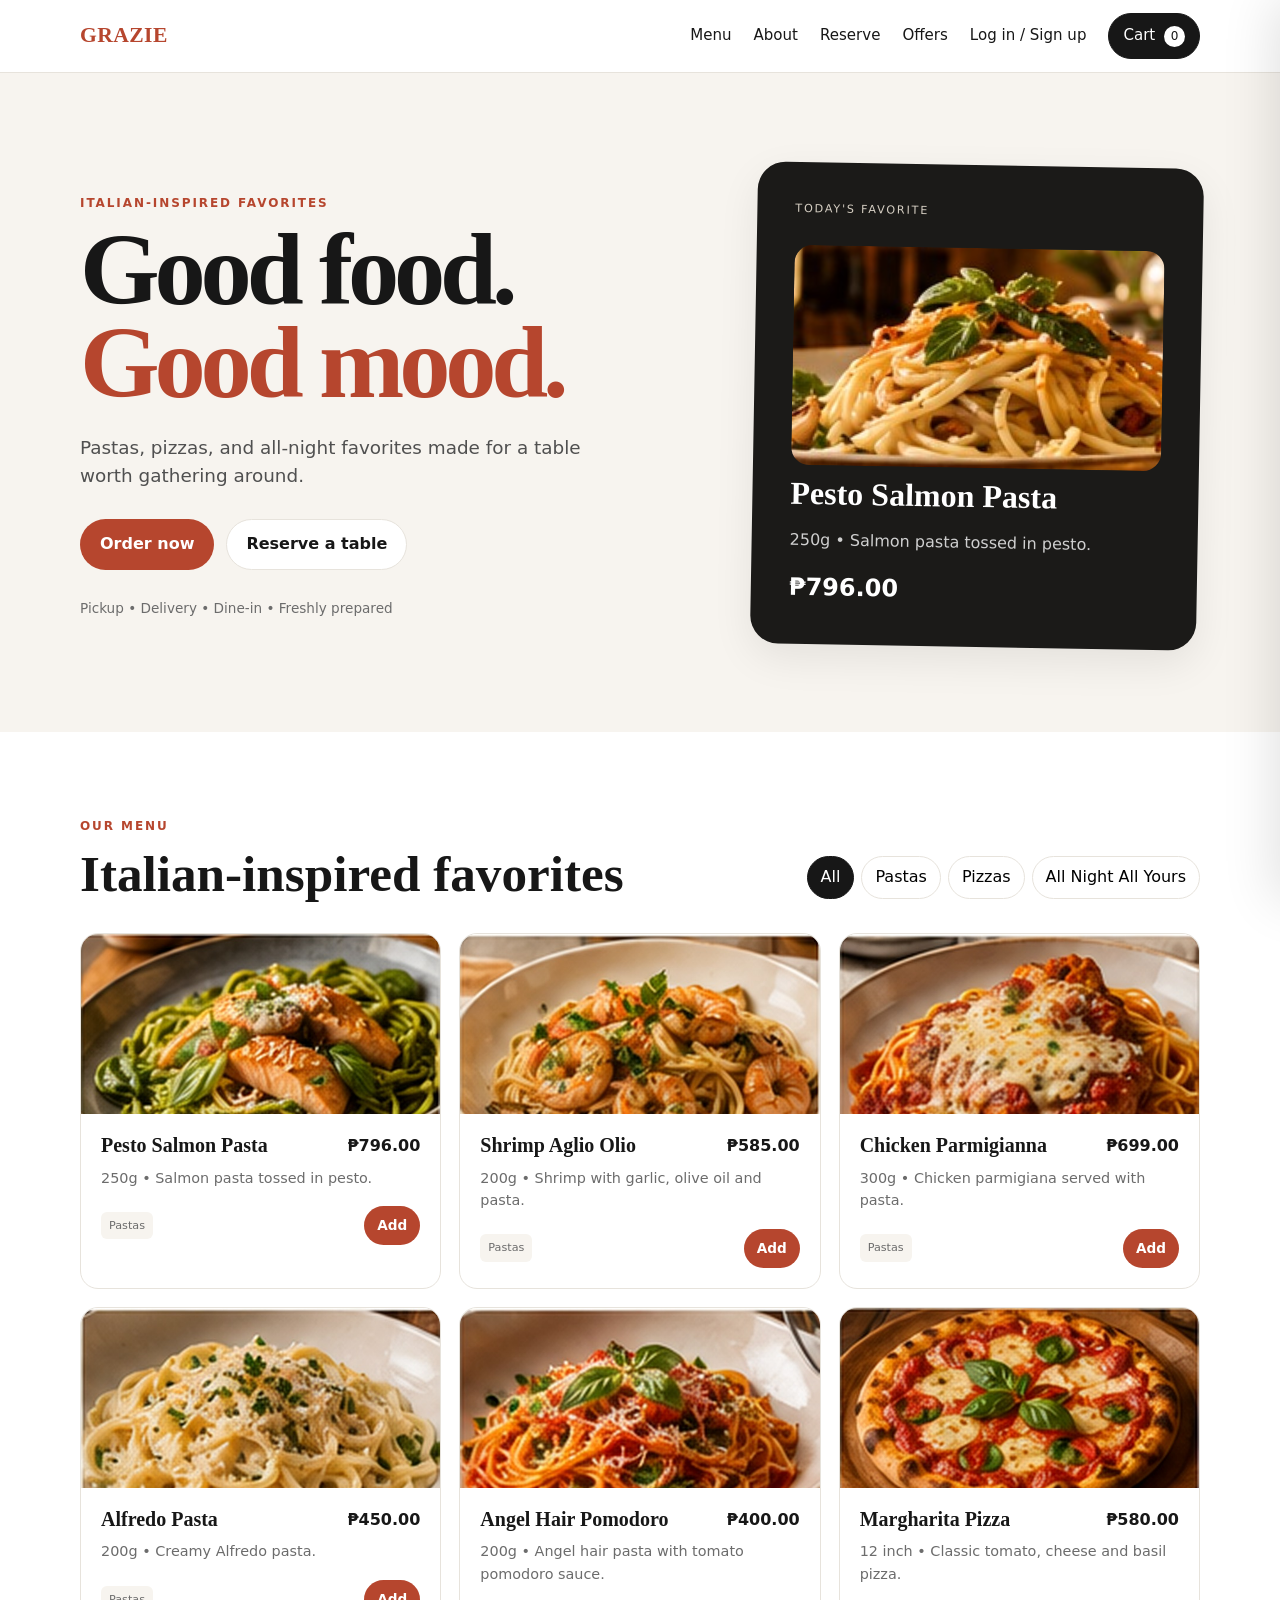
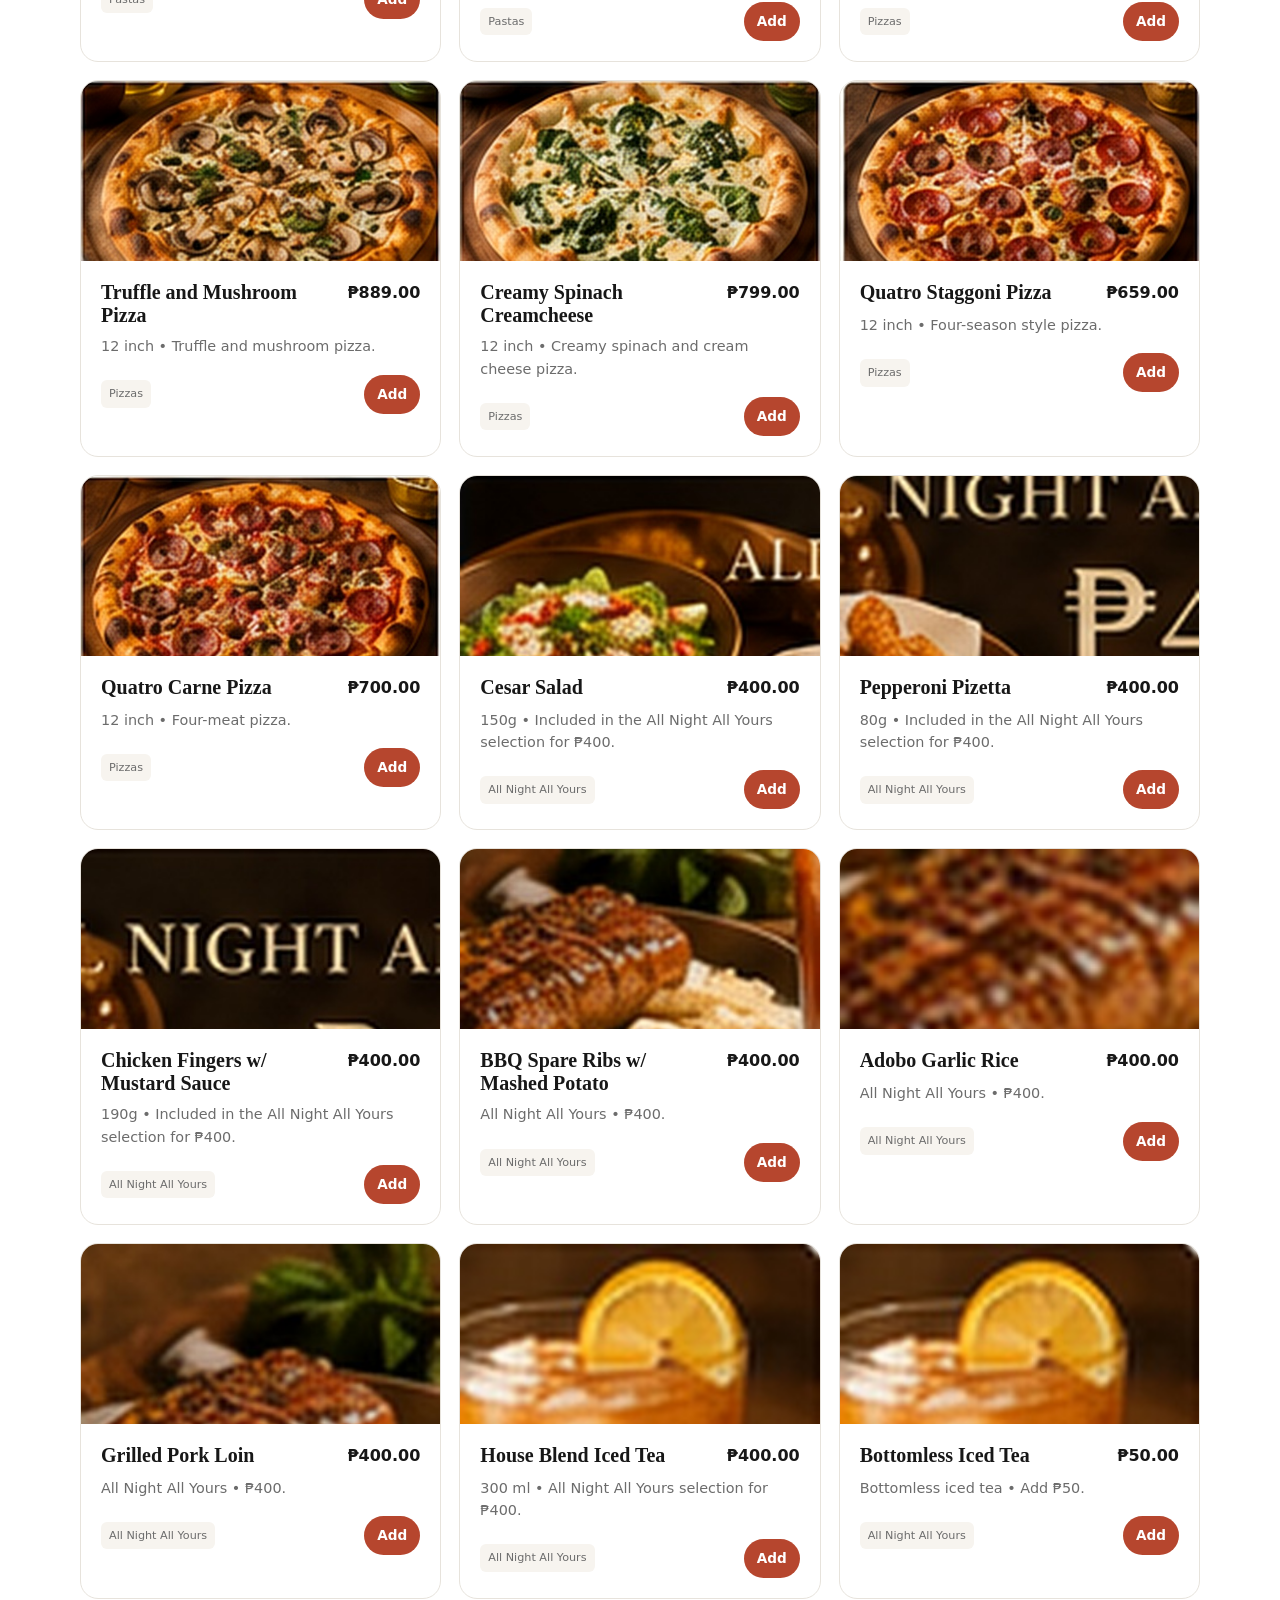
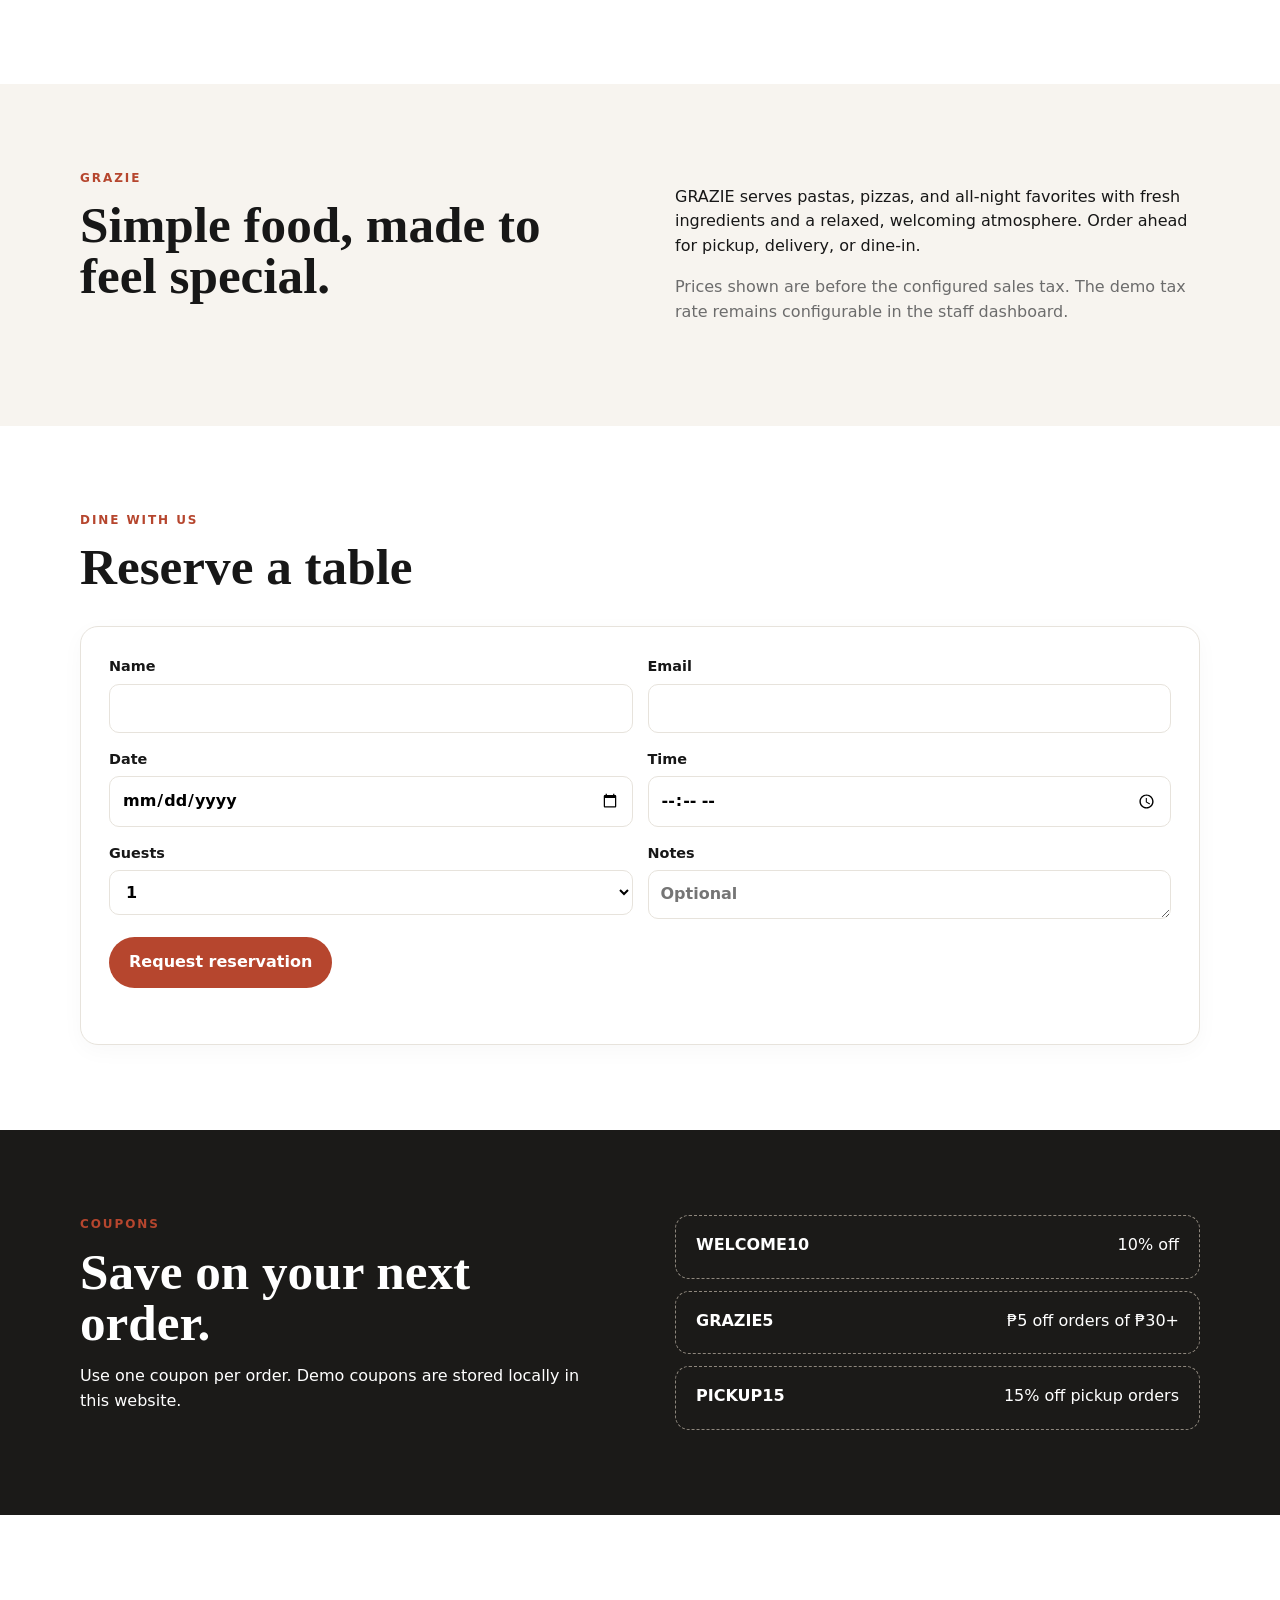
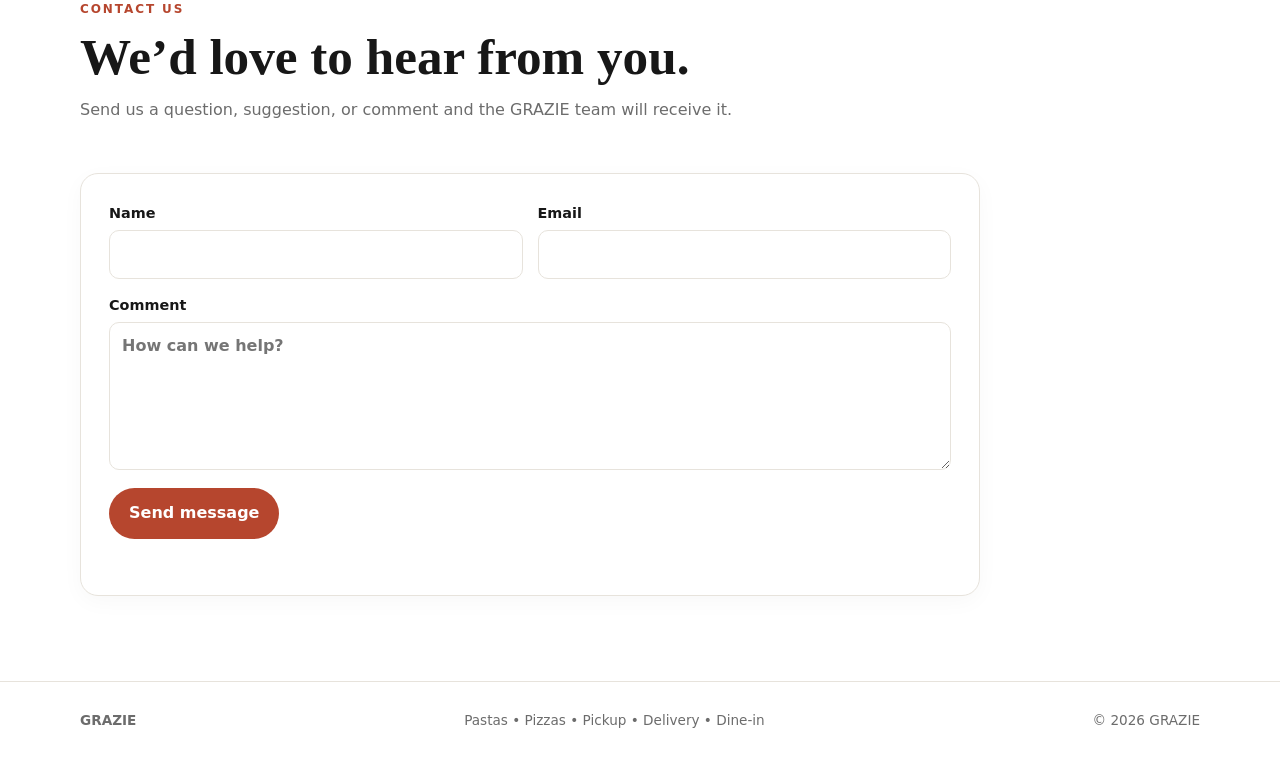
<file: index.html>
<!doctype html>
<html lang="en">
<head>
  <meta charset="utf-8">
  <meta name="viewport" content="width=device-width, initial-scale=1">
  <title>GRAZIE | Italian-Inspired Favorites</title>
  <link rel="stylesheet" href="styles.css">
    <link rel="stylesheet" href="mobile-responsive.css">
</head>
<body>
  <header class="site-header">
    <div class="container nav-wrap">
      <a class="brand" href="index.html"><span>GRAZIE</span></a>
      <button class="nav-toggle" type="button" aria-label="Open navigation" aria-expanded="false">☰</button>
      <nav class="main-nav">
        <a href="#menu">Menu</a>
        <a href="#about">About</a>
        <a href="#reserve">Reserve</a>
        <a href="#offers">Offers</a>
        <a href="account.html" id="accountLink" data-account-link>Log in / Sign up</a>
        <button class="cart-btn" id="cartOpen">Cart <span id="cartCount">0</span></button>
      </nav>
    </div>
  </header>

  <main>
    <section class="hero">
      <div class="container hero-grid">
        <div>
          <p class="eyebrow">ITALIAN-INSPIRED FAVORITES</p>
          <h1>Good food.<br><span>Good mood.</span></h1>
          <p class="hero-copy">Pastas, pizzas, and all-night favorites made for a table worth gathering around.</p>
          <div class="hero-actions">
            <a class="btn primary" href="#menu">Order now</a>
            <a class="btn secondary" href="#reserve">Reserve a table</a>
          </div>
          <div class="hero-note">Pickup • Delivery • Dine-in • Freshly prepared</div>
        </div>
        <div class="hero-card">
          <div class="hero-card-top">TODAY'S FAVORITE</div>
          <div class="food-emoji"><img src="assets/images/hero-pesto-salmon.jpg" alt="Pesto Salmon Pasta" loading="eager"></div>
          <h2>Pesto Salmon Pasta</h2>
          <p>250g • Salmon pasta tossed in pesto.</p>
          <strong>₱796.00</strong>
        </div>
      </div>
    </section>

    <section class="section" id="menu">
      <div class="container">
        <div class="section-heading">
          <div><p class="eyebrow">OUR MENU</p><h2>Italian-inspired favorites</h2></div>
          <div class="filters" id="categoryFilters"></div>
        </div>
        <div class="menu-grid" id="menuGrid"></div>
      </div>
    </section>

    <section class="section light" id="about">
      <div class="container info-grid">
        <div><p class="eyebrow">GRAZIE</p><h2>Simple food, made to feel special.</h2></div>
        <div><p>GRAZIE serves pastas, pizzas, and all-night favorites with fresh ingredients and a relaxed, welcoming atmosphere. Order ahead for pickup, delivery, or dine-in.</p><p class="muted">Prices shown are before the configured sales tax. The demo tax rate remains configurable in the staff dashboard.</p></div>
      </div>
    </section>

    <section class="section" id="reserve">
      <div class="container">
        <div class="section-heading"><div><p class="eyebrow">DINE WITH US</p><h2>Reserve a table</h2></div></div>
        <form class="card reservation-form" id="reservationForm">
          <div class="form-grid">
            <label>Name<input name="name" required></label>
            <label>Email<input type="email" name="email" required></label>
            <label>Date<input type="date" name="date" required></label>
            <label>Time<input type="time" name="time" required></label>
            <label>Guests<select name="guests"><option>1</option><option>2</option><option>3</option><option>4</option><option>5</option><option>6</option><option>7</option><option>8</option></select></label>
            <label>Notes<textarea name="notes" rows="1" placeholder="Optional"></textarea></label>
          </div>
          <button class="btn primary" type="submit">Request reservation</button>
          <p id="reservationMessage" class="form-message"></p>
        </form>
      </div>
    </section>

    <section class="section dark" id="offers">
      <div class="container offer-grid">
        <div><p class="eyebrow">COUPONS</p><h2>Save on your next order.</h2><p>Use one coupon per order. Demo coupons are stored locally in this website.</p></div>
        <div class="coupon-list">
          <div class="coupon"><b>WELCOME10</b><span>10% off</span></div>
          <div class="coupon"><b>GRAZIE5</b><span>₱5 off orders of ₱30+</span></div>
          <div class="coupon"><b>PICKUP15</b><span>15% off pickup orders</span></div>
        </div>
      </div>
    </section>

    <section class="section contact-section" id="contact">
      <div class="container">
        <div class="section-heading"><div><p class="eyebrow">CONTACT US</p><h2>We’d love to hear from you.</h2><p class="muted">Send us a question, suggestion, or comment and the GRAZIE team will receive it.</p></div></div>
        <form class="card contact-form" id="contactForm">
          <div class="form-grid">
            <label>Name<input name="name" autocomplete="name" required></label>
            <label>Email<input name="email" type="email" autocomplete="email" required></label>
            <label class="contact-comment">Comment<textarea name="comment" rows="5" placeholder="How can we help?" required></textarea></label>
          </div>
          <button class="btn primary" type="submit">Send message</button>
          <p id="contactMessage" class="form-message"></p>
        </form>
      </div>
    </section>
  </main>

  <footer class="footer"><div class="container"><b>GRAZIE</b><span>Pastas • Pizzas • Pickup • Delivery • Dine-in</span><span>© <span id="year"></span> GRAZIE</span></div></footer>

  <aside class="cart-drawer" id="cartDrawer" aria-hidden="true">
    <div class="drawer-head"><h2>Your order</h2><button id="cartClose" class="icon-btn">×</button></div>
    <div id="cartItems"></div>
    <div class="cart-summary">
      <div><span>Subtotal</span><b id="cartSubtotal">₱0.00</b></div>
      <div><span>Discount</span><b id="cartDiscount">₱0.00</b></div>
      <div><span>Tax</span><b id="cartTax">₱0.00</b></div>
      <div class="total"><span>Total</span><b id="cartTotal">₱0.00</b></div>
      <label>Order type<select id="orderType"><option value="pickup">Pickup</option><option value="delivery">Delivery</option><option value="dinein">Dine-in</option></select></label>
      <div class="coupon-row"><input id="couponInput" placeholder="Coupon code"><button class="btn secondary" id="applyCoupon">Apply</button></div>
      <button class="btn primary full" id="checkoutBtn">Continue to checkout</button>
      <p class="muted small">Demo checkout: no real payment is processed.</p>
    </div>
  </aside>
  <div class="overlay" id="overlay"></div>
  <div class="toast" id="toast"></div>
  <script src="app.js"></script>
</body>
</html>
</file>
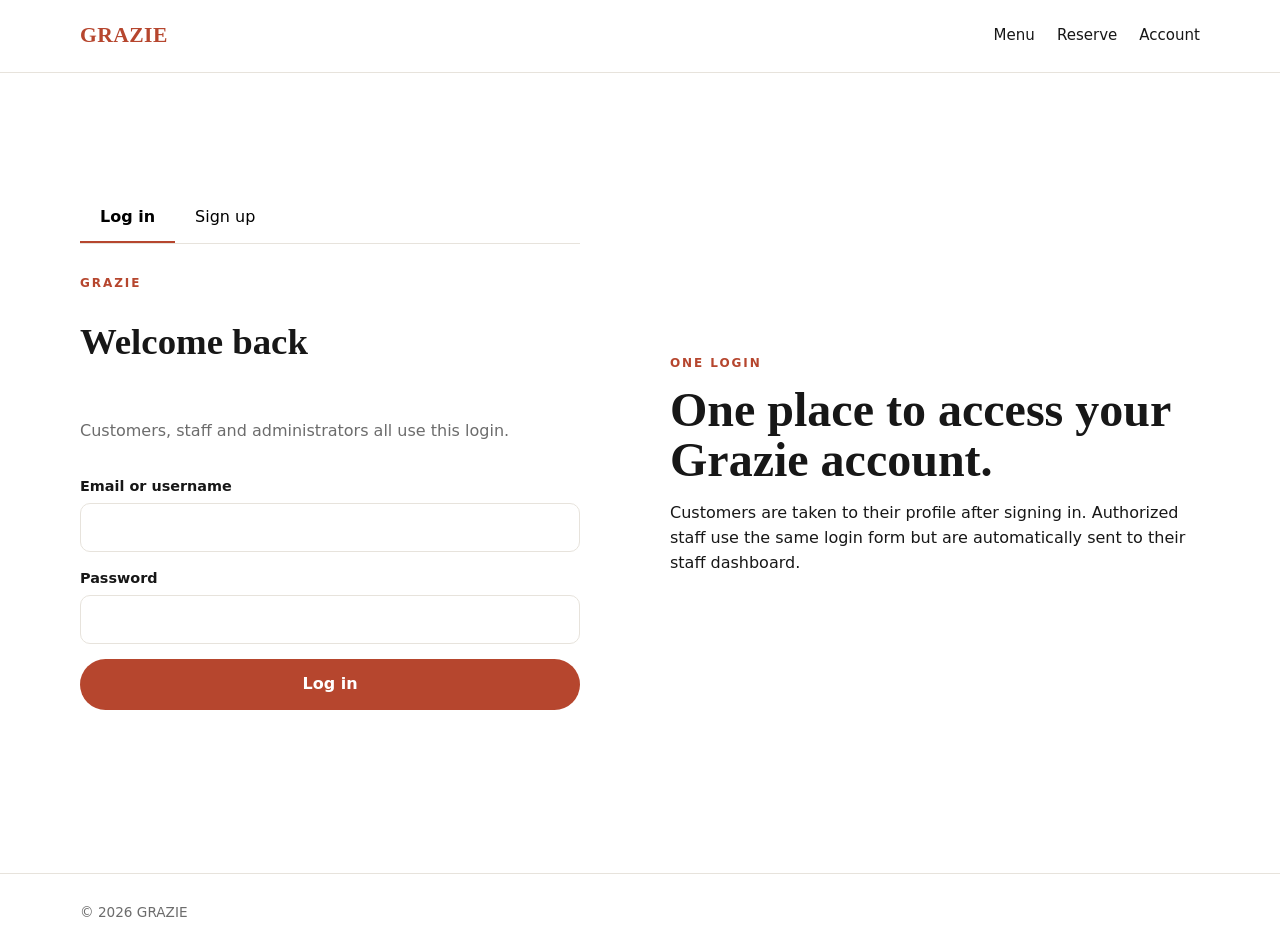
<file: account.html>
<!doctype html>
<html lang="en">
<head>
<meta charset="utf-8"><meta name="viewport" content="width=device-width,initial-scale=1">
<title>Account | GRAZIE</title><link rel="stylesheet" href="styles.css">
    <link rel="stylesheet" href="mobile-responsive.css">
</head>
<body>
<header class="site-header">
  <div class="container nav-wrap">
    <a class="brand" href="index.html"><span>GRAZIE</span></a><button class="nav-toggle" type="button" aria-label="Open navigation" aria-expanded="false">☰</button>
    <nav class="main-nav"><a href="index.html#menu">Menu</a><a href="index.html#reserve">Reserve</a><a href="account.html" data-account-link>Account</a></nav>
  </div>
</header>

<main class="section">
<div class="container auth-layout">
  <section class="auth-card" id="authPanel">
    <div class="tabs">
      <button class="tab active" data-tab="login">Log in</button>
      <button class="tab" data-tab="signup">Sign up</button>
    </div>

    <form id="loginForm" class="auth-form">
      <p class="eyebrow">GRAZIE</p>
      <h1>Welcome back</h1>
      <p class="muted">Customers, staff and administrators all use this login.</p>
      <label>Email or username<input id="loginId" autocomplete="username" required></label>
      <label>Password<input id="loginPassword" type="password" autocomplete="current-password" required></label>
      <button class="btn primary full">Log in</button>
      <p id="loginMessage" class="form-message"></p>
    </form>

    <form id="signupForm" class="auth-form hidden">
      <p class="eyebrow">JOIN GRAZIE</p>
      <h1>Create your account</h1>
      <label>Full name<input id="signupName" required></label>
      <label>Email<input id="signupEmail" type="email" autocomplete="email" required></label>
      <label>Password<input id="signupPassword" type="password" minlength="6" autocomplete="new-password" required></label>
      <label>Confirm password<input id="signupPasswordConfirm" type="password" minlength="6" autocomplete="new-password" required></label>
      <button class="btn primary full">Create account</button>
      <p id="signupMessage" class="form-message"></p>
    </form>
  </section>

  <section class="auth-side">
    <p class="eyebrow">ONE LOGIN</p>
    <h2>One place to access your Grazie account.</h2>
    <p>Customers are taken to their profile after signing in. Authorized staff use the same login form but are automatically sent to their staff dashboard.</p>
  </section>

  <section class="profile-card hidden" id="profilePanel">
    <div class="profile-header">
      <div class="profile-picture-wrap">
        <img id="profilePicture" class="profile-picture" alt="Profile picture">
        <label class="picture-btn">Change picture<input id="profilePictureInput" type="file" accept="image/*" hidden></label>
      </div>
      <div>
        <p class="eyebrow">MY PROFILE</p>
        <h1 id="profileGreeting">Your profile</h1>
        <p id="profileEmail" class="muted"></p>
      </div>
    </div>

    <form id="profileForm" class="profile-form">
      <h2>Personal details</h2>
      <div class="form-grid">
        <label>Full name<input id="profileName" required></label>
        <label>Email<input id="profileEmailInput" type="email" disabled></label>
      </div>

      <h2>Change password</h2>
      <div class="form-grid">
        <label>New password<input id="profilePassword" type="password" minlength="6" placeholder="Leave blank to keep current"></label>
        <label>Confirm new password<input id="profilePasswordConfirm" type="password" minlength="6"></label>
      </div>

      <div class="profile-actions">
        <button class="btn primary">Save changes</button>
      </div>
      <p id="profileMessage" class="form-message"></p>
    </form>

    <section class="profile-card wallet-card">
      <h2>Payment Wallets</h2>
      <p class="muted small">Save your preferred payment wallets for faster checkout.</p>

      <div class="wallet-payment-section">
        <div class="wallet-payment-title">
          <h3>Credit and Debit Cards</h3>
        </div>
        <div class="card-brand-grid" aria-label="Supported credit and debit cards">
          <span class="card-brand-chip"><img src="assets/payment/visa.svg" alt="VISA"></span>
          <span class="card-brand-chip"><img src="assets/payment/mastercard.svg" alt="MasterCard"><strong>MasterCard</strong></span>
          <span class="card-brand-chip"><img src="assets/payment/bdo.svg" alt="BDO"></span>
          <span class="card-brand-chip"><img src="assets/payment/unionbank.svg" alt="UnionBank"></span>
          <span class="card-brand-chip"><img src="assets/payment/bpi.svg" alt="BPI"></span>
          <span class="card-brand-chip"><img src="assets/payment/metrobank.svg" alt="Metrobank"></span>
        </div>
        <p class="muted small">For this prototype, card details are saved locally. Do not use real card information.</p>
        <div class="form-grid">
          <label>Card Network or Bank
            <select id="paymentBank">
              <option value="">Select card network or bank</option>
              <option value="VISA">VISA</option>
              <option value="MasterCard">MasterCard</option>
              <option value="BDO">BDO</option>
              <option value="UnionBank">UnionBank</option>
              <option value="BPI">BPI</option>
              <option value="Metrobank">Metrobank</option>
            </select>
          </label>
          <label>Cardholder Name<input id="paymentName" autocomplete="off"></label>
          <label>Card Number<input id="paymentCard" inputmode="numeric" autocomplete="off" placeholder="Demo card only"></label>
          <label>Expiry<input id="paymentExpiry" autocomplete="off" placeholder="MM/YY"></label>
          <label>Billing ZIP<input id="paymentZip" autocomplete="off"></label>
        </div>
        <button class="btn primary" type="button" id="saveCardBtn">Save Card</button>
        <div id="savedCard" class="saved-wallets"></div>
      </div>

      <div class="wallet-payment-section">
        <div class="wallet-payment-title"><h3>Other Payment Wallets</h3></div>
        <div class="form-grid">
          <label>Provider<select id="walletProvider"><option value="">Select provider</option><option>GCash</option><option>Maya</option><option>PayPal</option><option>Bank QR</option></select></label>
          <label>Account / mobile / email<input id="walletAccount" placeholder="09xxxxxxxxx or email@example.com"></label>
        </div>
        <button class="btn primary" type="button" id="saveWalletBtn">Save Wallet</button>
        <div id="savedWallets" class="saved-wallets"></div>
      </div>
    </section>
    <section class="profile-reservations">
      <div class="card-head"><div><h2>My reservations</h2><p class="muted recent-orders-hint">Your reservation status is updated by GRAZIE staff.</p></div></div>
      <div id="myReservations"></div>
    </section>
    <div class="profile-orders">
      <div class="card-head"><div><h2>My recent orders</h2><p class="muted recent-orders-hint">Tap an order bubble to view details, payment, and rating.</p></div></div>
      <div id="myOrders"></div>
    </div>
    <div class="profile-logout-bottom">
      <button class="btn secondary" type="button" id="profileLogout">Log out</button>
    </div>
  </section>
</div>
</main>

<footer class="footer"><div class="container"><span>© <span id="year"></span> GRAZIE</span></div></footer>
<script src="app.js"></script>
</body>
</html>
</file>
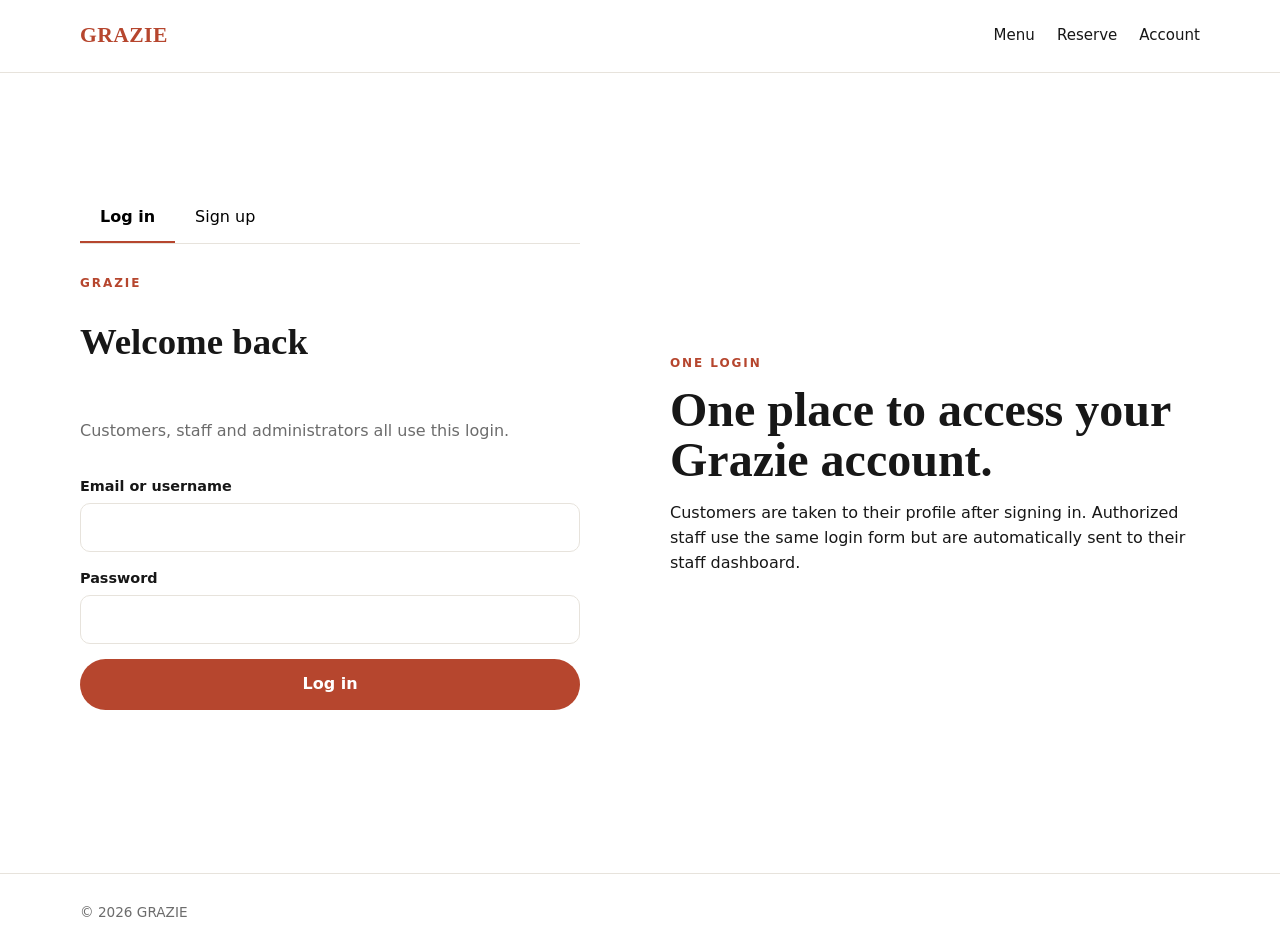
<file: admin.html>
<!doctype html>
<html lang="en">
<head><meta charset="utf-8"><meta name="viewport" content="width=device-width,initial-scale=1"><title>Staff Dashboard | GRAZIE</title><link rel="stylesheet" href="styles.css">    <link rel="stylesheet" href="mobile-responsive.css">
</head>
<body>
<header class="site-header"><div class="container nav-wrap"><a class="brand" href="index.html"><span>GRAZIE</span></a><button class="nav-toggle" type="button" aria-label="Open navigation" aria-expanded="false">☰</button><nav class="main-nav"><a href="index.html">Website</a><a href="account.html" data-account-link>Account</a><button class="btn secondary small-btn" id="staffLogout">Log out</button></nav></div></header>
<main class="dashboard"><div class="container">
<div id="dashboardApp" class="hidden">
<div class="dash-head"><div><p class="eyebrow">CONTROL CENTER</p><h1>Grazie Staff Dashboard</h1><p id="roleText" class="muted"></p></div><span class="role-badge" id="roleBadge"></span></div>
<div class="stats" id="stats"></div>
<div class="dash-grid">
<section class="card"><div class="card-head"><h2>Orders</h2><button class="btn secondary small-btn" id="clearOrders">Clear demo data</button></div><div class="table-wrap"><table><thead><tr><th>ID</th><th>Customer</th><th>Type</th><th>Total</th><th>Status</th><th>Action</th></tr></thead><tbody id="ordersTable"></tbody></table></div></section>
<section class="card"><h2>Reservations</h2><div class="table-wrap"><table><thead><tr><th>Customer</th><th>Date</th><th>Time</th><th>Guests</th><th>Status</th></tr></thead><tbody id="reservationsTable"></tbody></table></div></section>
<section class="card" id="customerFeedbackPanel"><div class="card-head"><div><h2>Customer Ratings & Feedback</h2><p class="muted">Staff can review ratings and comments submitted for completed orders.</p></div></div><div class="table-wrap"><table><thead><tr><th>Order</th><th>Customer</th><th>Rating</th><th>Feedback</th><th>Submitted</th></tr></thead><tbody id="customerFeedbackTable"></tbody></table></div></section>
<section class="card" id="inquiriesPanel"><div class="card-head"><div><h2>Inquiries</h2><p class="muted">Messages submitted through the Contact Us section appear here for staff and admin.</p></div><span class="inquiry-count" id="inquiryCount">0</span></div><div class="table-wrap"><table><thead><tr><th>From</th><th>Email</th><th>Message</th><th>Submitted</th></tr></thead><tbody id="inquiriesTable"></tbody></table></div></section>
</div>
<section class="card admin-only" id="systemPanel"><div class="card-head"><h2>System controls</h2><span class="muted">Admin only</span></div><div class="system-grid">
<label>Sales tax rate (%)<input id="taxSetting" type="number" step="0.01"></label>
<label>Restaurant name<input id="nameSetting"></label>
<label>Currency symbol<input id="currencySetting" maxlength="3"></label>
</div><button class="btn primary" id="saveSettings">Save system settings</button><p id="settingsMessage" class="form-message"></p></section>
</div></div></main><script src="app.js"></script></body></html>
</file>
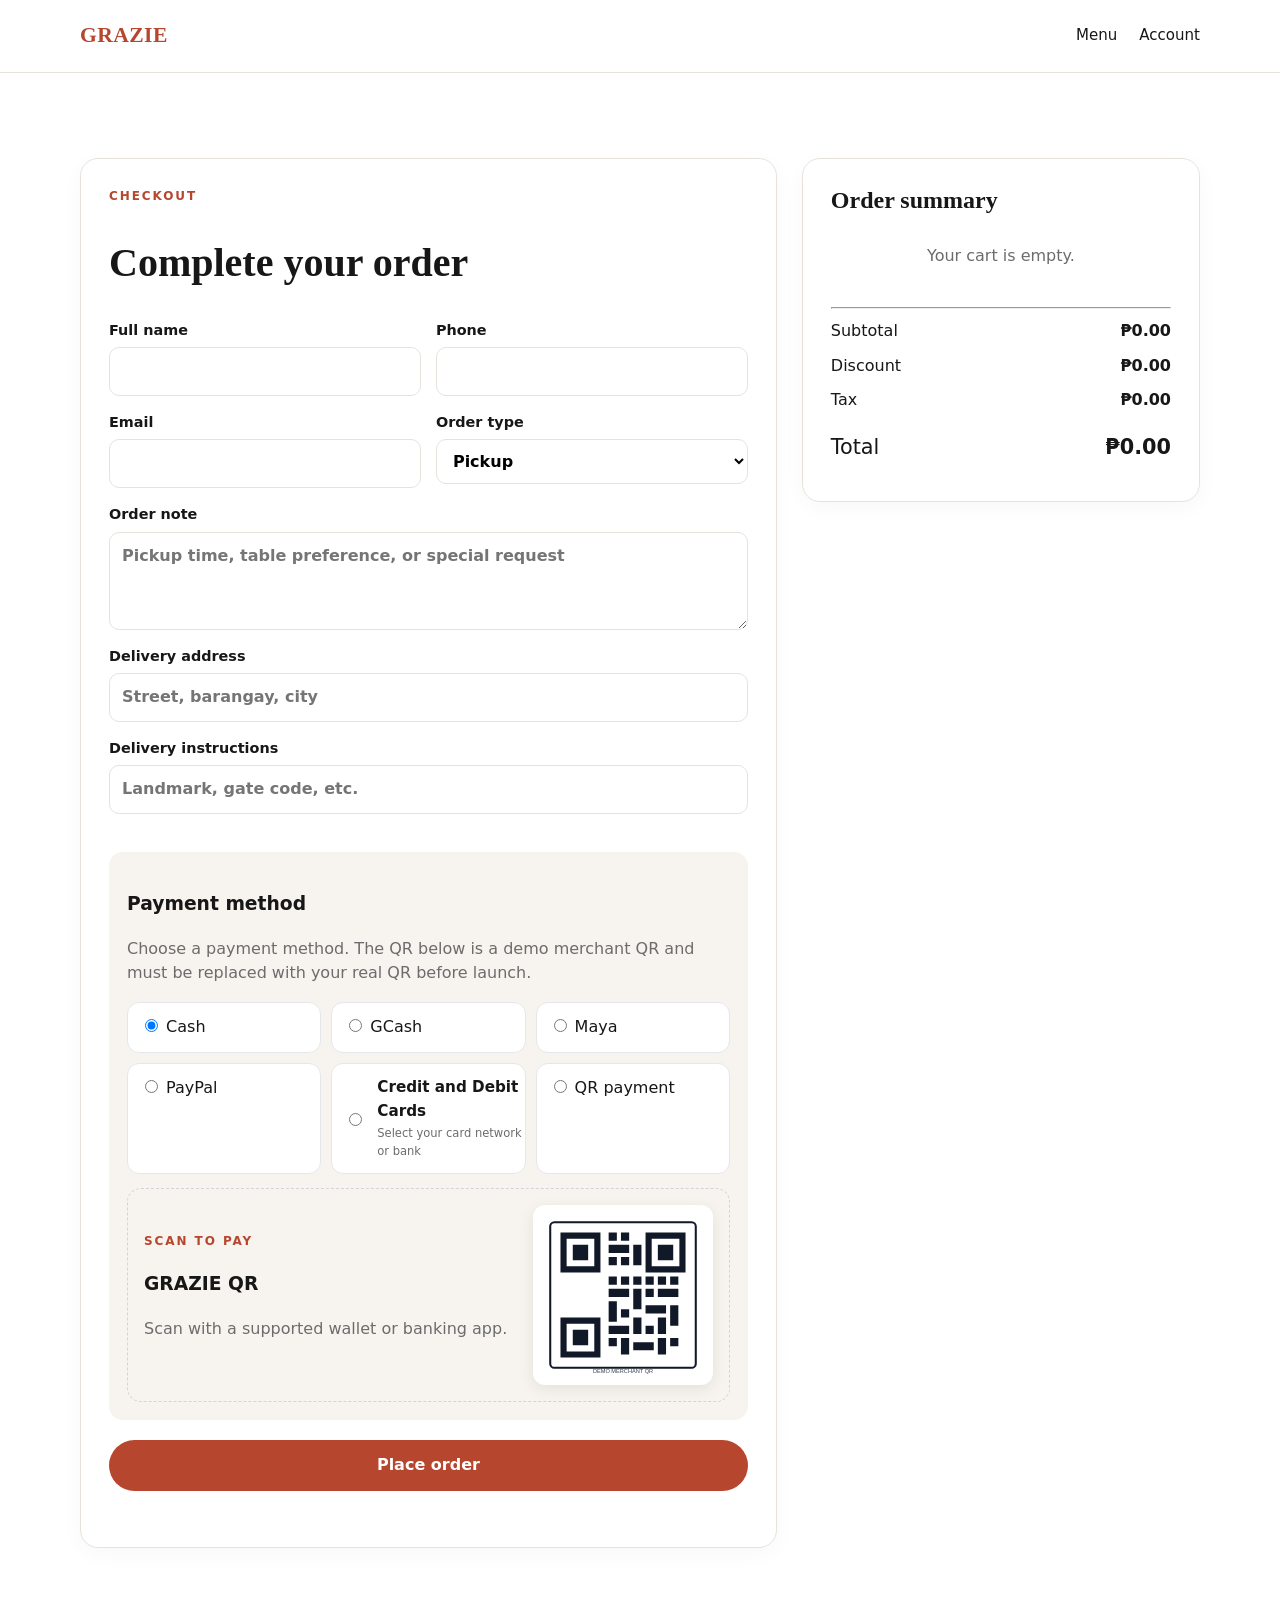
<file: checkout.html>
<!doctype html>
<html lang="en">
<head><meta charset="utf-8"><meta name="viewport" content="width=device-width,initial-scale=1"><title>Checkout | GRAZIE</title><link rel="stylesheet" href="styles.css">    <link rel="stylesheet" href="mobile-responsive.css">
</head>
<body>
<header class="site-header"><div class="container nav-wrap"><a class="brand" href="index.html"><span>GRAZIE</span></a><button class="nav-toggle" type="button" aria-label="Open navigation" aria-expanded="false">☰</button><nav class="main-nav"><a href="index.html#menu">Menu</a><a href="account.html" data-account-link>Account</a></nav></div></header>
<main class="section"><div class="container checkout-grid">
<section class="card"><p class="eyebrow">CHECKOUT</p><h1>Complete your order</h1><form id="checkoutForm">
<div class="form-grid"><label>Full name<input id="coName" required></label><label>Phone<input id="coPhone" required></label><label>Email<input id="coEmail" type="email" required></label><label>Order type<select id="coType"><option value="pickup">Pickup</option><option value="delivery">Delivery</option><option value="dinein">Dine-in</option></select></label><label class="span-2">Order note<textarea id="coNote" rows="3" placeholder="Pickup time, table preference, or special request"></textarea></label><div id="deliveryFields" class="form-grid span-2" hidden><label class="span-2">Delivery address<input id="deliveryAddress" placeholder="Street, barangay, city"></label><label class="span-2">Delivery instructions<input id="deliveryInstructions" placeholder="Landmark, gate code, etc."></label></div></div>
<div id="paymentFields" class="payment-demo">
<h3>Payment method</h3>
<p class="muted">Choose a payment method. The QR below is a demo merchant QR and must be replaced with your real QR before launch.</p>
<div class="payment-methods">
<label class="payment-option"><input type="radio" name="paymentMethod" value="cash" checked> Cash</label>
<label class="payment-option"><input type="radio" name="paymentMethod" value="gcash"> GCash</label>
<label class="payment-option"><input type="radio" name="paymentMethod" value="maya"> Maya</label>
<label class="payment-option"><input type="radio" name="paymentMethod" value="paypal"> PayPal</label>
<label class="payment-option card-payment-option">
  <input type="radio" name="paymentMethod" value="card">
  <span class="payment-option-copy"><strong>Credit and Debit Cards</strong><small>Select your card network or bank</small></span>
</label>
<div id="cardIssuerCheckout" class="card-issuer-box" hidden>
  <p class="muted small">Select your card network or bank:</p>
  <div class="bank-logo-grid">
    <label class="bank-logo-option"><input type="radio" name="cardIssuer" value="VISA"><img src="assets/payment/visa.svg" alt="VISA"></label>
    <label class="bank-logo-option"><input type="radio" name="cardIssuer" value="MasterCard"><img src="assets/payment/mastercard.svg" alt="MasterCard"><span>MasterCard</span></label>
    <label class="bank-logo-option"><input type="radio" name="cardIssuer" value="BDO"><img src="assets/payment/bdo.svg" alt="BDO"></label>
    <label class="bank-logo-option"><input type="radio" name="cardIssuer" value="UnionBank"><img src="assets/payment/unionbank.svg" alt="UnionBank"></label>
    <label class="bank-logo-option"><input type="radio" name="cardIssuer" value="BPI"><img src="assets/payment/bpi.svg" alt="BPI"></label>
    <label class="bank-logo-option"><input type="radio" name="cardIssuer" value="Metrobank"><img src="assets/payment/metrobank.svg" alt="Metrobank"></label>
  </div>
</div>
<label class="payment-option"><input type="radio" name="paymentMethod" value="qr"> QR payment</label>
</div>
<div id="qrPaymentBox" class="qr-payment-box" hidden><div><p class="eyebrow">SCAN TO PAY</p><h3>GRAZIE QR</h3><p class="muted">Scan with a supported wallet or banking app.</p></div><div class="qr-frame"><img src="assets/grazie-payment-qr.svg" alt="GRAZIE demo payment QR"></div></div>
</div>
<button class="btn primary full">Place order</button><p id="checkoutMessage" class="form-message"></p>
</form></section>
<aside class="card order-review"><h2>Order summary</h2><div id="checkoutItems"></div><hr><div class="summary-line"><span>Subtotal</span><b id="coSubtotal">₱0.00</b></div><div class="summary-line"><span>Discount</span><b id="coDiscount">₱0.00</b></div><div class="summary-line"><span>Tax</span><b id="coTax">₱0.00</b></div><div class="summary-line grand"><span>Total</span><b id="coTotal">₱0.00</b></div></aside>
</div></main><script src="app.js"></script></body></html>
</file>
<file: styles.css>
:root{--ink:#171717;--muted:#6c6c6c;--line:#e7e3dc;--paper:#fff;--soft:#f7f4ef;--accent:#b6462e;--accent2:#8f301e;--dark:#1b1a18;--radius:18px;--shadow:0 14px 40px rgba(0,0,0,.08)}
*{box-sizing:border-box}html{scroll-behavior:smooth}body{margin:0;font-family:Inter,ui-sans-serif,system-ui,-apple-system,BlinkMacSystemFont,"Segoe UI",sans-serif;color:var(--ink);background:var(--paper);line-height:1.55}a{color:inherit;text-decoration:none}button,input,select,textarea{font:inherit}button{cursor:pointer}.container{width:min(1120px,92%);margin:auto}.site-header{position:sticky;top:0;z-index:20;background:rgba(255,255,255,.94);backdrop-filter:blur(12px);border-bottom:1px solid var(--line)}.nav-wrap{min-height:72px;display:flex;align-items:center;justify-content:space-between;gap:20px}.brand{font-family:Georgia,serif;font-size:1.35rem;font-weight:700;letter-spacing:.02em}.brand span{color:var(--accent)}.main-nav{display:flex;align-items:center;gap:22px;font-size:.94rem}.main-nav a:hover{color:var(--accent)}.cart-btn{border:1px solid var(--ink);background:var(--ink);color:#fff;padding:10px 14px;border-radius:999px}.cart-btn span{display:inline-grid;place-items:center;background:#fff;color:var(--ink);width:21px;height:21px;border-radius:50%;font-size:.75rem;margin-left:4px}.nav-toggle{display:none;background:none;border:0;font-size:1.4rem}.hidden{display:none!important}.hero{background:var(--soft);padding:92px 0 85px}.hero-grid{display:grid;grid-template-columns:1.15fr .85fr;align-items:center;gap:70px}.eyebrow{font-size:.75rem;font-weight:800;letter-spacing:.16em;color:var(--accent);margin:0 0 12px}.hero h1{font:700 clamp(3.4rem,8vw,6.8rem)/.9 Georgia,serif;margin:0 0 25px;letter-spacing:-.05em}.hero h1 span{color:var(--accent)}.hero-copy{max-width:550px;font-size:1.15rem;color:#505050}.hero-actions{display:flex;gap:12px;margin:28px 0}.btn{display:inline-flex;align-items:center;justify-content:center;border-radius:999px;padding:12px 19px;border:1px solid transparent;font-weight:750}.btn.primary{background:var(--accent);color:#fff}.btn.primary:hover{background:var(--accent2)}.btn.secondary{background:#fff;border-color:var(--line)}.btn.full{width:100%}.small-btn{padding:8px 12px;font-size:.85rem}.hero-note{font-size:.85rem;color:var(--muted)}.hero-card{background:var(--dark);color:#fff;border-radius:28px;padding:38px;box-shadow:var(--shadow);transform:rotate(1deg)}.hero-card-top{font-size:.7rem;letter-spacing:.16em;color:#d6cfc3}.food-emoji{height:220px;line-height:1;margin:28px 0 10px;border-radius:18px;overflow:hidden;background:#201f1a}.food-emoji img{width:100%;height:100%;display:block;object-fit:cover}.hero-card h2{font:700 2rem Georgia,serif;margin:0 0 8px}.hero-card p{color:#cfcfcf}.hero-card strong{font-size:1.5rem}.section{padding:85px 0}.section.light{background:var(--soft)}.section.dark{background:var(--dark);color:#fff}.section-heading{display:flex;align-items:end;justify-content:space-between;gap:20px;margin-bottom:34px}.section h2{font:700 clamp(2rem,4vw,3.2rem)/1 Georgia,serif;margin:0}.filters{display:flex;flex-wrap:wrap;gap:7px}.filter{border:1px solid var(--line);background:#fff;border-radius:999px;padding:8px 13px}.filter.active{background:var(--ink);color:#fff;border-color:var(--ink)}.menu-grid{display:grid;grid-template-columns:repeat(3,1fr);gap:18px}.menu-card{border:1px solid var(--line);border-radius:var(--radius);overflow:hidden;background:#fff;display:flex;flex-direction:column}.menu-art{height:180px;background:linear-gradient(135deg,#eee9e0,#faf8f3);position:relative;overflow:hidden;display:grid;place-items:center}.menu-art img{width:100%;height:100%;display:block;object-fit:cover}.menu-art-fallback{display:none;position:absolute;font-size:4rem}.menu-body{padding:20px}.menu-top{display:flex;justify-content:space-between;gap:12px}.menu-card h3{margin:0;font:700 1.25rem Georgia,serif}.price{font-weight:800;white-space:nowrap}.menu-body p{color:var(--muted);font-size:.9rem;margin:8px 0 17px}.menu-footer{display:flex;align-items:center;justify-content:space-between}.tag{font-size:.7rem;background:var(--soft);padding:5px 8px;border-radius:6px;color:var(--muted)}.info-grid,.offer-grid{display:grid;grid-template-columns:1fr 1fr;gap:70px}.info-grid p{max-width:650px}.muted{color:var(--muted)}code{background:#eee;padding:2px 6px;border-radius:5px}.card{border:1px solid var(--line);border-radius:var(--radius);padding:28px;background:#fff;box-shadow:0 6px 22px rgba(0,0,0,.03)}.reservation-form{margin-top:25px}.form-grid{display:grid;grid-template-columns:repeat(2,1fr);gap:15px;margin-bottom:18px}.form-grid label,.auth-form label,.system-grid label{display:flex;flex-direction:column;gap:6px;font-weight:700;font-size:.9rem}.form-grid input,.form-grid select,.form-grid textarea,.auth-form input,.system-grid input,.checkout-grid input,.checkout-grid select,.checkout-grid textarea,.staff-form input{border:1px solid var(--line);border-radius:10px;padding:11px 12px;background:#fff;outline:none}.form-grid input:focus,.form-grid select:focus,.form-grid textarea:focus,.auth-form input:focus,.system-grid input:focus{border-color:var(--accent)}.span-2{grid-column:span 2}.form-message{min-height:1.3em;margin:10px 0 0;font-size:.9rem}.coupon-list{display:grid;gap:12px}.coupon{border:1px dashed #8e877d;border-radius:14px;padding:17px 20px;display:flex;justify-content:space-between}.footer{padding:28px 0;border-top:1px solid var(--line)}.footer .container{display:flex;justify-content:space-between;gap:20px;color:var(--muted);font-size:.85rem}.cart-drawer{position:fixed;right:0;top:0;height:100%;width:min(430px,100%);background:#fff;z-index:50;transform:translateX(102%);transition:.25s;box-shadow:-15px 0 50px rgba(0,0,0,.12);display:flex;flex-direction:column}.cart-drawer.open{transform:none}.overlay{position:fixed;inset:0;background:rgba(0,0,0,.4);z-index:40;opacity:0;pointer-events:none;transition:.25s}.overlay.open{opacity:1;pointer-events:auto}.drawer-head{display:flex;justify-content:space-between;align-items:center;padding:22px;border-bottom:1px solid var(--line)}.drawer-head h2{margin:0;font:700 1.5rem Georgia,serif}.icon-btn{border:0;background:none;font-size:2rem}.cart-items{padding:12px 22px;overflow:auto}.cart-row{display:grid;grid-template-columns:1fr auto;gap:10px;padding:16px 0;border-bottom:1px solid var(--line)}.cart-row h4{margin:0}.cart-row small{color:var(--muted)}.qty{display:flex;gap:7px;align-items:center}.qty button{width:28px;height:28px;border:1px solid var(--line);background:#fff;border-radius:50%}.cart-summary{margin-top:auto;padding:20px 22px;border-top:1px solid var(--line)}.cart-summary>div{display:flex;justify-content:space-between;margin:8px 0}.cart-summary label{display:flex;flex-direction:column;gap:6px;font-weight:700;font-size:.9rem;margin:14px 0 12px}.cart-summary .total{font-size:1.25rem;margin:16px 0}#orderType{width:100%;border:1px solid var(--line);background:#fff;color:var(--ink);border-radius:12px;padding:11px 38px 11px 12px;appearance:none;-webkit-appearance:none;background-image:linear-gradient(45deg,transparent 50%,var(--muted) 50%),linear-gradient(135deg,var(--muted) 50%,transparent 50%);background-position:calc(100% - 18px) calc(50% - 2px),calc(100% - 12px) calc(50% - 2px);background-size:6px 6px;background-repeat:no-repeat;cursor:pointer;transition:border-color .2s,box-shadow .2s}#orderType:focus,#orderType:hover{border-color:var(--accent);box-shadow:0 0 0 3px rgba(182,70,46,.12);outline:none}.coupon-row{display:grid!important;grid-template-columns:1fr auto;gap:8px}.coupon-row input{border:1px solid var(--line);border-radius:10px;padding:10px}.small{font-size:.78rem}.toast{position:fixed;bottom:25px;left:50%;transform:translate(-50%,20px);background:var(--dark);color:#fff;padding:12px 18px;border-radius:999px;opacity:0;pointer-events:none;z-index:100;transition:.2s}.toast.show{opacity:1;transform:translate(-50%,0)}.auth-layout{display:grid;grid-template-columns:1fr 1fr;gap:60px;align-items:center;min-height:70vh}.auth-card{max-width:500px}.tabs{display:flex;border-bottom:1px solid var(--line);margin-bottom:30px}.tab{padding:12px 20px;border:0;background:none;border-bottom:2px solid transparent}.tab.active{border-color:var(--accent);font-weight:800}.auth-form h1{font:700 2.3rem Georgia,serif;margin:0 0 25px}.auth-form{display:grid;gap:15px}.auth-side h2{font:700 3rem Georgia,serif;line-height:1.05}.demo-box{background:var(--soft);padding:18px;border-radius:14px;margin-top:25px}.checkout-grid{display:grid;grid-template-columns:1.4fr .8fr;gap:25px}.checkout-grid h1{font:700 2.5rem Georgia,serif}.payment-demo{background:var(--soft);padding:18px;border-radius:14px;margin:20px 0}.summary-line{display:flex;justify-content:space-between;margin:10px 0}.grand{font-size:1.3rem;margin-top:18px}.order-review{height:max-content;position:sticky;top:95px}.review-item{display:flex;justify-content:space-between;gap:15px;padding:8px 0}.dashboard{padding:50px 0 90px;background:var(--soft);min-height:calc(100vh - 72px)}.dash-head{display:flex;justify-content:space-between;align-items:end;margin-bottom:25px}.dash-head h1{font:700 2.8rem Georgia,serif;margin:0}.role-badge{padding:8px 12px;border-radius:999px;background:var(--ink);color:#fff;font-weight:800}.stats{display:grid;grid-template-columns:repeat(4,1fr);gap:15px;margin-bottom:20px}.stat{background:#fff;border:1px solid var(--line);border-radius:15px;padding:20px}.stat b{font:700 2rem Georgia,serif;display:block}.dash-grid{display:grid;gap:20px}.card-head{display:flex;justify-content:space-between;align-items:center;gap:15px}.card h2{font:700 1.5rem Georgia,serif}.table-wrap{overflow:auto}table{width:100%;border-collapse:collapse;font-size:.9rem}th,td{text-align:left;padding:12px;border-bottom:1px solid var(--line);white-space:nowrap}th{color:var(--muted);font-size:.75rem;text-transform:uppercase}.system-grid{display:grid;grid-template-columns:repeat(3,1fr);gap:15px;margin:20px 0}.status-select{border:1px solid var(--line);padding:6px;border-radius:7px}.empty{padding:30px;text-align:center;color:var(--muted)}
@media(max-width:850px){.main-nav{display:none}.nav-toggle{display:block}.hero-grid,.info-grid,.offer-grid,.auth-layout,.checkout-grid{grid-template-columns:1fr}.hero{padding:65px 0}.hero-card{max-width:500px}.menu-grid{grid-template-columns:repeat(2,1fr)}.stats{grid-template-columns:repeat(2,1fr)}.system-grid{grid-template-columns:1fr}.auth-side{display:none}.section-heading{align-items:start;flex-direction:column}}
@media(max-width:560px){.menu-grid{grid-template-columns:1fr}.form-grid{grid-template-columns:1fr}.span-2{grid-column:auto}.footer .container{flex-direction:column}.hero h1{font-size:3.5rem}.stats{grid-template-columns:1fr 1fr}.dash-head{align-items:start;flex-direction:column}.section{padding:60px 0}}

.staff-auth-layout{display:grid;grid-template-columns:minmax(360px,500px) minmax(280px,1fr);gap:70px;align-items:center;min-height:65vh;max-width:1000px;margin:0 auto}.staff-auth-heading h1{font:700 2.3rem Georgia,serif;margin:0 0 8px}
@media(max-width:850px){.staff-auth-layout{grid-template-columns:1fr;max-width:500px}.staff-side{display:none}}

.profile-card{grid-column:1/-1;width:min(900px,100%);margin:0 auto}.profile-header{display:flex;align-items:center;gap:25px;border-bottom:1px solid var(--line);padding-bottom:25px;margin-bottom:28px}.profile-header h1{font:700 2.5rem Georgia,serif;margin:0}.profile-picture-wrap{position:relative;text-align:center}.profile-picture{width:110px;height:110px;border-radius:50%;object-fit:cover;border:3px solid var(--soft);background:var(--soft)}.picture-btn{display:block;font-size:.75rem;font-weight:800;color:var(--accent);cursor:pointer;margin-top:7px}.profile-form{display:grid;gap:10px}.profile-form h2,.profile-orders h2{font:700 1.3rem Georgia,serif;margin:20px 0 5px}.profile-actions{display:flex;gap:10px;margin-top:10px}.profile-orders{border-top:1px solid var(--line);margin-top:30px;padding-top:10px}.profile-reservations{border-top:1px solid var(--line);margin-top:30px;padding-top:10px}.profile-reservation{display:flex;align-items:center;justify-content:space-between;gap:20px;padding:15px 17px;border:1px solid var(--line);border-radius:16px;margin:8px 0;background:#fff}.profile-reservation-main{min-width:0}.profile-reservation h3{margin:2px 0 5px;font:700 1.15rem Georgia,serif}.profile-reservation .eyebrow{margin:0;font-size:.68rem}.profile-reservation .muted{margin:0}.reservation-note{margin-top:7px!important}.profile-reservation-status{display:flex;align-items:center;justify-content:flex-end;flex:0 0 auto}.reservation-status-bubble{display:inline-flex;align-items:center;border:1px solid var(--line);border-radius:999px;padding:7px 11px;font-size:.76rem;font-weight:800;white-space:nowrap}.profile-order{display:flex;justify-content:space-between;gap:20px;padding:14px 0;border-bottom:1px solid var(--line)}.profile-order div{display:flex;gap:15px}.profile-order span{color:var(--muted)}


/* Payment / QR / audit additions */
.payment-methods { display:grid; grid-template-columns:repeat(auto-fit,minmax(180px,1fr)); gap:10px; margin-top:12px; }
.payment-option { border:1px solid var(--border,#e5e7eb); border-radius:12px; padding:12px; background:var(--surface,#fff); cursor:pointer; }
.qr-payment-box { margin-top:16px; display:flex; gap:24px; align-items:center; justify-content:space-between; padding:18px; border:1px dashed var(--border,#d1d5db); border-radius:16px; }
.qr-frame { width:190px; height:190px; display:grid; place-items:center; background:#fff; padding:8px; border-radius:12px; box-shadow:0 6px 20px rgba(0,0,0,.08); }
.qr-frame img { width:100%; height:100%; }
.saved-wallets { display:grid; gap:8px; margin-top:14px; }
.saved-wallet { display:flex; align-items:center; gap:12px; justify-content:space-between; border:1px solid var(--border,#e5e7eb); border-radius:12px; padding:10px 12px; }
.btn-small { padding:7px 10px; font-size:.82rem; }
@media (max-width:700px){ .qr-payment-box{flex-direction:column; align-items:flex-start;} .qr-frame{width:170px;height:170px;} }

.wallet-card{grid-column:1/-1}.saved-wallets{display:grid;gap:8px;margin-top:14px}.saved-wallet{display:flex;align-items:center;justify-content:space-between;gap:12px;border:1px solid var(--border,#e5e7eb);border-radius:12px;padding:10px 12px}.payment-methods{display:grid;grid-template-columns:repeat(auto-fit,minmax(160px,1fr));gap:10px;margin:12px 0}.payment-option{border:1px solid var(--border,#e5e7eb);border-radius:12px;padding:12px;cursor:pointer}.qr-payment-box{margin-top:14px;padding:16px;border:1px dashed var(--border,#d1d5db);border-radius:14px;display:flex;justify-content:space-between;align-items:center;gap:20px}.qr-frame{width:180px;height:180px;padding:8px;background:#fff;border-radius:12px;box-shadow:0 4px 16px rgba(0,0,0,.08)}.qr-frame img{width:100%;height:100%}.audit-card{margin-top:24px}.audit-card .table-wrap{max-height:520px;overflow:auto}@media(max-width:700px){.qr-payment-box{flex-direction:column;align-items:flex-start}.qr-frame{width:160px;height:160px}}


/* Order confirmation and delivery rating popups — uses the existing GRAZIE visual language. */
.order-modal{position:fixed;inset:0;z-index:200;display:flex;align-items:center;justify-content:center;padding:20px;opacity:0;visibility:hidden;pointer-events:none;transition:opacity .2s,visibility .2s}.order-modal.open{opacity:1;visibility:visible;pointer-events:auto}.order-modal-backdrop{position:absolute;inset:0;background:rgba(0,0,0,.45)}.order-modal-card{position:relative;width:min(520px,100%);max-height:90vh;overflow:auto;background:#fff;border:1px solid var(--line);border-radius:18px;box-shadow:0 20px 70px rgba(0,0,0,.2);padding:34px;transform:translateY(10px);transition:transform .2s}.order-modal.open .order-modal-card{transform:none}.order-modal-close{position:absolute;right:14px;top:10px;border:0;background:none;color:var(--muted);font-size:2rem;line-height:1;cursor:pointer}.order-modal-card h2{font:700 2rem Georgia,serif;margin:0 35px 10px 0}.order-modal-lead{color:var(--muted);line-height:1.6}.order-time-box{display:grid;grid-template-columns:1fr auto;gap:10px 18px;background:var(--soft);border-radius:14px;padding:18px;margin:22px 0}.order-time-box span{color:var(--muted)}.order-time-box strong{text-align:right}.rating-stars{display:flex;justify-content:center;gap:8px;margin:24px 0 8px}.rating-star{border:0;background:none;color:#c9c2b8;font-size:2.5rem;line-height:1;cursor:pointer;padding:3px;transition:transform .15s,color .15s}.rating-star:hover,.rating-star.selected{color:var(--accent);transform:scale(1.06)}.rating-label{text-align:center;font-weight:800;margin:0 0 22px;min-height:1.2em}.rating-comment-label{display:flex;flex-direction:column;gap:7px;font-weight:700;font-size:.9rem}.rating-comment-label textarea{border:1px solid var(--line);border-radius:10px;padding:11px 12px;background:#fff;outline:none;resize:vertical}.rating-comment-label textarea:focus{border-color:var(--accent)}#submitRating:disabled{opacity:.5;cursor:not-allowed}@media(max-width:560px){.order-modal-card{padding:28px 22px}.order-modal-card h2{font-size:1.7rem}.rating-star{font-size:2.1rem}.order-time-box{grid-template-columns:1fr}}


/* Interactive order history details */
.profile-order{width:100%;border:0;text-align:left;cursor:pointer;font:inherit;color:inherit;background:transparent;}
.profile-order:focus-visible{outline:2px solid currentColor;outline-offset:2px;}
.order-detail-grid{display:grid;grid-template-columns:repeat(2,minmax(0,1fr));gap:12px;margin:18px 0;}
.order-detail-grid>div{display:flex;flex-direction:column;gap:4px;padding:12px;border:1px solid var(--border,#ddd);border-radius:10px;}
.order-detail-grid span{font-size:.78rem;opacity:.7;text-transform:uppercase;letter-spacing:.05em;}
.order-detail-items{margin:18px 0;}
.order-rating-section{margin-top:20px;}
.order-rating-summary{display:grid;gap:8px;}
.rating-stars.static{display:flex;gap:4px;}
@media (max-width:600px){.order-detail-grid{grid-template-columns:1fr;}}

/* Recent order interaction and staff feedback */
.profile-order{width:100%;border:1px solid var(--line);text-align:left;cursor:pointer;font:inherit;color:inherit;background:#fff;border-radius:18px;padding:15px 17px;margin:8px 0;display:flex;align-items:center;justify-content:space-between;gap:16px;box-shadow:0 5px 18px rgba(0,0,0,.035);transition:transform .18s,box-shadow .18s,border-color .18s}.profile-order:hover{transform:translateY(-2px);border-color:var(--accent);box-shadow:0 9px 24px rgba(0,0,0,.07)}.profile-order:focus-visible{outline:2px solid var(--accent);outline-offset:3px}.profile-order-main,.profile-order-meta{display:flex;align-items:center;gap:12px;min-width:0}.profile-order-main b{display:block}.profile-order-main small{display:block;color:var(--muted);margin-top:3px}.profile-order-icon{width:36px;height:36px;display:grid;place-items:center;border-radius:50%;background:var(--soft);font-weight:800;color:var(--accent)}.profile-order-meta{justify-content:flex-end}.profile-order-arrow{font-size:1.6rem;color:var(--muted);line-height:1}.order-status-bubble{border:1px solid var(--line);border-radius:999px;padding:5px 9px;font-size:.72rem;font-weight:800;white-space:nowrap}.recent-orders-hint{margin:3px 0 0;font-size:.82rem}.staff-rating-stars{letter-spacing:1px;color:var(--accent);font-size:1.05rem}.customer-feedback-table td{vertical-align:top}
@media(max-width:560px){.profile-reservation{align-items:flex-start;flex-direction:column}.profile-reservation-status{justify-content:flex-start}.profile-order{align-items:flex-start}.profile-order-meta{flex-wrap:wrap;justify-content:flex-end}.profile-order-arrow{display:none}.profile-order-icon{flex:0 0 36px}}

/* Customer account and contact additions — preserves the existing GRAZIE visual language. */
.profile-logout-bottom{display:flex;justify-content:flex-end;margin-top:24px;padding-top:20px;border-top:1px solid var(--line)}
.contact-section .contact-form{max-width:900px}
.contact-comment{grid-column:1 / -1}
@media(max-width:700px){.contact-comment{grid-column:auto}.profile-logout-bottom{justify-content:stretch}.profile-logout-bottom .btn{width:100%}}


/* ===== Mobile-first interaction layer ===== */
.nav-toggle{
  display:none;
  min-width:44px;
  min-height:44px;
  border:1px solid var(--line);
  border-radius:12px;
  background:#fff;
  color:var(--ink);
  font-size:1.35rem;
  line-height:1;
  padding:8px 10px;
}
@media (max-width:850px){
  body{overflow-x:hidden}
  .site-header{z-index:100}
  .nav-wrap{min-height:64px;position:relative}
  .nav-toggle{display:inline-grid;place-items:center}
  .main-nav{
    display:none;
    position:absolute;
    left:4%;
    right:4%;
    top:calc(100% + 8px);
    z-index:110;
    flex-direction:column;
    align-items:stretch;
    gap:4px;
    padding:10px;
    background:rgba(255,255,255,.98);
    border:1px solid var(--line);
    border-radius:16px;
    box-shadow:0 18px 45px rgba(0,0,0,.12);
  }
  .main-nav.mobile-open{display:flex}
  .main-nav a,.main-nav .cart-btn,.main-nav .btn{
    min-height:46px;
    display:flex;
    align-items:center;
    justify-content:center;
    width:100%;
    padding:11px 14px;
    border-radius:12px;
  }
  .main-nav a:hover{background:var(--soft)}
  .main-nav .cart-btn{border-radius:12px}
  .hero{padding:52px 0 60px}
  .hero-grid{gap:38px}
  .hero-card{width:100%;transform:none;padding:26px}
  .food-emoji{height:min(62vw,280px)}
  .hero-actions{flex-direction:column}
  .hero-actions .btn{width:100%;min-height:46px}
  .section{padding:58px 0}
  .section-heading{gap:16px}
  .filters{width:100%;overflow-x:auto;flex-wrap:nowrap;padding-bottom:5px;scrollbar-width:none}
  .filters::-webkit-scrollbar{display:none}
  .filter{flex:0 0 auto;min-height:42px}
  .menu-card{min-width:0}
  .menu-art{height:clamp(150px,42vw,210px)}
  .menu-body{padding:17px}
  .btn{min-height:44px}
  .card{padding:22px}
  input,select,textarea{font-size:16px!important;min-height:44px}
  textarea{min-height:100px}
  .form-grid{gap:13px}
  .profile-header{align-items:flex-start;gap:16px}
  .profile-picture{width:88px;height:88px}
  .profile-header h1{font-size:2rem}
  .profile-actions{flex-direction:column}
  .profile-actions .btn{width:100%}
  .profile-order-main{min-width:0}
  .profile-order-main b{overflow-wrap:anywhere}
  .saved-wallet{align-items:flex-start;flex-wrap:wrap}
  .saved-wallet .btn{margin-left:auto}
  .checkout-grid{gap:16px}
  .order-review{position:static}
  .payment-methods{grid-template-columns:1fr 1fr}
  .payment-option{min-height:48px;display:flex;align-items:center}
  .qr-payment-box{width:100%}
  .dashboard{padding:30px 0 60px}
  .dash-head h1{font-size:2.25rem}
  .role-badge{align-self:flex-start}
  .stats{gap:10px}
  .stat{padding:15px}
  .stat b{font-size:1.5rem}
  .dash-grid .card,.audit-card{overflow:hidden}
  .table-wrap{width:100%;-webkit-overflow-scrolling:touch}
  th,td{padding:10px;font-size:.82rem}
  .staff-auth-layout{min-height:calc(100vh - 150px)}
  .order-modal{padding:12px}
  .order-modal-card{width:100%;max-height:calc(100dvh - 24px);padding:24px 18px;border-radius:16px}
}
@media (max-width:560px){
  .container{width:min(100% - 28px,1120px)}
  .brand{font-size:1.2rem}
  .hero h1{font-size:clamp(3rem,15vw,4rem)}
  .hero-copy{font-size:1rem}
  .hero-card h2{font-size:1.55rem}
  .menu-grid{grid-template-columns:1fr}
  .menu-art{height:58vw;max-height:230px}
  .menu-top{align-items:flex-start}
  .menu-card h3{font-size:1.1rem}
  .menu-footer{align-items:stretch;gap:10px;flex-direction:column}
  .menu-footer .btn{width:100%}
  .form-grid{grid-template-columns:1fr}
  .span-2{grid-column:auto}
  .section-heading h2{font-size:2rem}
  .info-grid,.offer-grid{gap:28px}
  .payment-methods{grid-template-columns:1fr}
  .checkout-grid h1{font-size:2rem}
  .profile-header{flex-direction:column}
  .profile-picture-wrap{width:100%}
  .profile-picture{width:96px;height:96px}
  .profile-order{padding:14px}
  .profile-order-meta{gap:7px}
  .order-status-bubble{font-size:.68rem}
  .stats{grid-template-columns:1fr 1fr}
  .dash-head h1{font-size:2rem}
  .card-head{align-items:flex-start;flex-direction:column}
  .card-head .btn{width:100%}
  .system-grid{grid-template-columns:1fr}
  .profile-logout-bottom{justify-content:stretch}
  .profile-logout-bottom .btn{width:100%}
  .contact-comment{grid-column:auto}
}
@media (max-width:380px){
  .container{width:calc(100% - 22px)}
  .nav-wrap{gap:10px}
  .stats{grid-template-columns:1fr}
  .stat b{font-size:1.7rem}
  .order-time-box{padding:14px}
  .rating-stars{gap:2px}
  .rating-star{font-size:1.9rem}
}
@media (prefers-reduced-motion:reduce){
  *,*::before,*::after{scroll-behavior:auto!important;transition:none!important}
}

.inquiry-count{display:inline-grid;place-items:center;min-width:30px;height:30px;padding:0 9px;border-radius:999px;background:var(--accent);color:#fff;font-weight:800;font-size:.8rem}.inquiry-message{white-space:normal;min-width:280px;max-width:520px;line-height:1.5}


/* Payment wallet and card-brand additions */
.wallet-payment-section{margin-top:18px;padding-top:18px;border-top:1px solid var(--border,#e5e7eb)}
.wallet-payment-title{display:flex;align-items:center;justify-content:space-between;gap:12px;margin-bottom:6px}
.wallet-payment-title h3{margin:0}
.card-logos{display:inline-flex;align-items:center;gap:5px;white-space:nowrap}
.card-logo{display:inline-flex;align-items:center;justify-content:center;height:20px;min-width:30px;padding:0 5px;border-radius:4px;font-size:9px;font-weight:800;letter-spacing:.3px;border:1px solid rgba(0,0,0,.12)}
.visa-logo{font-style:italic;background:#fff;color:#1a1f71}
.mastercard-logo{background:#fff;color:#111}
.card-payment-option{display:flex;align-items:center;gap:8px}
.card-payment-option .card-logos{margin-left:auto}
.saved-wallet small{display:block;color:var(--muted,#6b7280);font-size:12px;margin-top:2px}


/* Supported credit/debit card banks */
.card-issuer-box{grid-column:1 / -1;width:100%;min-width:0;margin:8px 0 12px;padding:12px 14px;border:1px solid var(--border,#d9dee7);border-radius:12px;background:var(--surface-soft,#fafbfc)}
.bank-logo-grid{display:grid;grid-template-columns:repeat(2,minmax(0,1fr));gap:8px}
.bank-logo-option{display:flex;align-items:center;gap:10px;min-width:0;padding:8px 10px;border:1px solid var(--border,#d9dee7);border-radius:10px;background:#fff;cursor:pointer}
.bank-logo-option:has(input:checked){outline:2px solid currentColor}
.bank-logo-option input{margin:0}
.bank-logo-option img{display:block;width:min(100%,112px);height:32px;object-fit:contain;flex:0 1 112px;min-width:0}
.card-bank-list{display:flex;flex-wrap:wrap;gap:8px;margin:8px 0 12px}
.bank-chip{display:inline-flex;align-items:center}
.bank-chip img{display:block;width:112px;height:30px;object-fit:contain}
@media (max-width:600px){
  .bank-logo-grid{grid-template-columns:1fr}
  .bank-logo-option img{width:100%;max-width:112px}
}

/* Credit/debit card brand presentation — keeps the existing GRAZIE design while giving all supported cards equal visual weight. */
.card-brand-grid{display:grid;grid-template-columns:repeat(6,minmax(0,1fr));gap:10px;margin:12px 0 16px}
.card-brand-chip{height:64px;display:flex;align-items:center;justify-content:center;padding:8px 10px;background:#fff;border:1px solid var(--line);border-radius:12px;box-shadow:0 2px 8px rgba(0,0,0,.025)}
.card-brand-chip img{display:block;width:100%;height:40px;object-fit:contain}
.card-payment-option{display:grid!important;grid-template-columns:auto minmax(0,1fr) minmax(0,auto);align-items:center;gap:12px;min-height:86px;min-width:0}
.payment-option-copy{display:flex;flex-direction:column;gap:2px;min-width:145px}
.payment-option-copy strong{font-size:.95rem}
.payment-option-copy small{font-size:.72rem;color:var(--muted);font-weight:500}
.card-brand-mini-grid{display:grid;grid-template-columns:repeat(6,minmax(0,1fr));align-items:center;gap:5px;justify-content:end;min-width:0}
.card-brand-mini-grid img{width:58px;max-width:100%;height:28px;display:block;object-fit:contain;border:1px solid #edf0f3;border-radius:5px;background:#fff}
.card-issuer-box{margin-top:10px}
@media(max-width:900px){.card-brand-grid{grid-template-columns:repeat(3,minmax(0,1fr))}.card-brand-mini-grid{grid-template-columns:repeat(3,auto)}}
@media(max-width:560px){.card-brand-grid{grid-template-columns:repeat(2,minmax(0,1fr))}.card-payment-option{grid-template-columns:auto 1fr}.card-brand-mini-grid{grid-column:2;grid-template-columns:repeat(3,1fr);justify-content:start}.card-brand-mini-grid img{width:54px}}

/* Clean card network/bank presentation: logo and name stay together without overlap. */
.bank-logo-option{display:grid;grid-template-columns:20px 72px minmax(0,1fr);align-items:center;gap:9px;min-height:54px}
.bank-logo-option img{width:72px;height:34px;max-width:72px;object-fit:contain;flex:none}
.bank-logo-option span{font-weight:700;font-size:.88rem;line-height:1.15;white-space:nowrap;overflow:hidden;text-overflow:ellipsis}
.card-brand-chip{flex-direction:column;gap:5px;height:82px}
.card-brand-chip img{width:100%;height:38px;max-width:150px;object-fit:contain}
.card-brand-chip strong{font-size:.76rem;line-height:1;white-space:nowrap}
@media(max-width:560px){
  .bank-logo-option{grid-template-columns:20px 64px minmax(0,1fr);gap:7px}
  .bank-logo-option img{width:64px;max-width:64px}
  .bank-logo-option span{font-size:.82rem}
}
</file>
<file: mobile-responsive.css>
/* GRAZIE responsive layer — preserves the desktop design while adapting to tablets/phones. */
html { -webkit-text-size-adjust: 100%; }
body { overflow-x: hidden; }
img, video, svg, canvas { max-width: 100%; height: auto; }
button, input, select, textarea { max-width: 100%; box-sizing: border-box; }
input, select, textarea { font-size: 16px; } /* prevents iOS zoom on form controls */

@media (max-width: 1024px) {
  .container, .content, .page-container, .main-container, .section-container {
    width: min(94%, 1100px);
    margin-left: auto;
    margin-right: auto;
  }
  .grid, .menu-grid, .card-grid, .products-grid, .items-grid {
    grid-template-columns: repeat(2, minmax(0, 1fr));
  }
  table { display: block; overflow-x: auto; white-space: nowrap; }
}

@media (max-width: 768px) {
  body { min-width: 0 !important; }
  main, section, header, footer, nav, .page, .content, .container {
    max-width: 100%;
  }

  /* Common desktop flex layouts become stacked when necessary. */
  .row, .flex-row, .checkout-layout, .account-layout, .dashboard-layout,
  .two-column, .columns, .form-row {
    flex-wrap: wrap !important;
  }

  .checkout-layout > *, .account-layout > *, .dashboard-layout > *,
  .two-column > *, .columns > *, .form-row > * {
    min-width: 0;
  }

  .grid, .menu-grid, .card-grid, .products-grid, .items-grid {
    grid-template-columns: 1fr !important;
  }

  /* Navigation remains usable without forcing the desktop width. */
  nav ul, .nav-links, .navbar-nav, .menu-links {
    flex-wrap: wrap !important;
    justify-content: center;
    gap: .45rem;
  }
  nav a, nav button, .nav-links a, .nav-links button {
    min-height: 42px;
  }

  /* Prevent large fixed-width panels from overflowing. */
  [style*="width: 1000px"], [style*="width:1000px"],
  [style*="width: 900px"], [style*="width:900px"],
  [style*="width: 800px"], [style*="width:800px"] {
    width: 100% !important;
    max-width: 100% !important;
  }

  .modal, .modal-content, .dialog, .popup, .checkout-modal {
    width: min(94vw, 620px) !important;
    max-width: 94vw !important;
    max-height: 92vh;
    overflow-y: auto;
  }

  .cart, .order-summary, .payment-methods, .wallet, .account-card,
  .profile-card, .staff-card, .admin-card {
    max-width: 100%;
  }

  /* Buttons and controls are easier to tap on touch screens. */
  button, .btn, .button, input[type="submit"], input[type="button"] {
    min-height: 44px;
  }

  /* Tables/cards that cannot reflow stay horizontally scrollable. */
  .table-wrapper, .table-responsive, .orders-table, .reservations-table {
    overflow-x: auto;
    -webkit-overflow-scrolling: touch;
  }

  /* Keep checkout/payment controls readable. */
  .payment-options, .payment-method-list, .bank-list, .card-options {
    grid-template-columns: 1fr !important;
  }

  .credit-card, .debit-card, .payment-card, .bank-card {
    width: 100% !important;
    max-width: 100% !important;
  }

  footer { padding-left: 1rem; padding-right: 1rem; }
}

@media (max-width: 480px) {
  .container, .content, .page-container, .main-container, .section-container {
    width: 92%;
  }

  h1 { font-size: clamp(1.7rem, 8vw, 2.4rem); }
  h2 { font-size: clamp(1.35rem, 6vw, 2rem); }
  h3 { font-size: clamp(1.1rem, 5vw, 1.5rem); }

  .form-group, .field, .input-group { width: 100% !important; }
  input, select, textarea { width: 100%; }

  .actions, .button-row, .form-actions {
    display: flex;
    flex-direction: column;
    gap: .55rem;
  }
  .actions > *, .button-row > *, .form-actions > * {
    width: 100% !important;
  }

  .cart-item, .order-item, .reservation-item {
    flex-wrap: wrap !important;
  }

  .price, .total, .amount { white-space: nowrap; }
}

/* Respect users who prefer reduced motion. */
@media (prefers-reduced-motion: reduce) {
  *, *::before, *::after {
    scroll-behavior: auto !important;
    animation-duration: .01ms !important;
    animation-iteration-count: 1 !important;
    transition-duration: .01ms !important;
  }
}
</file>
